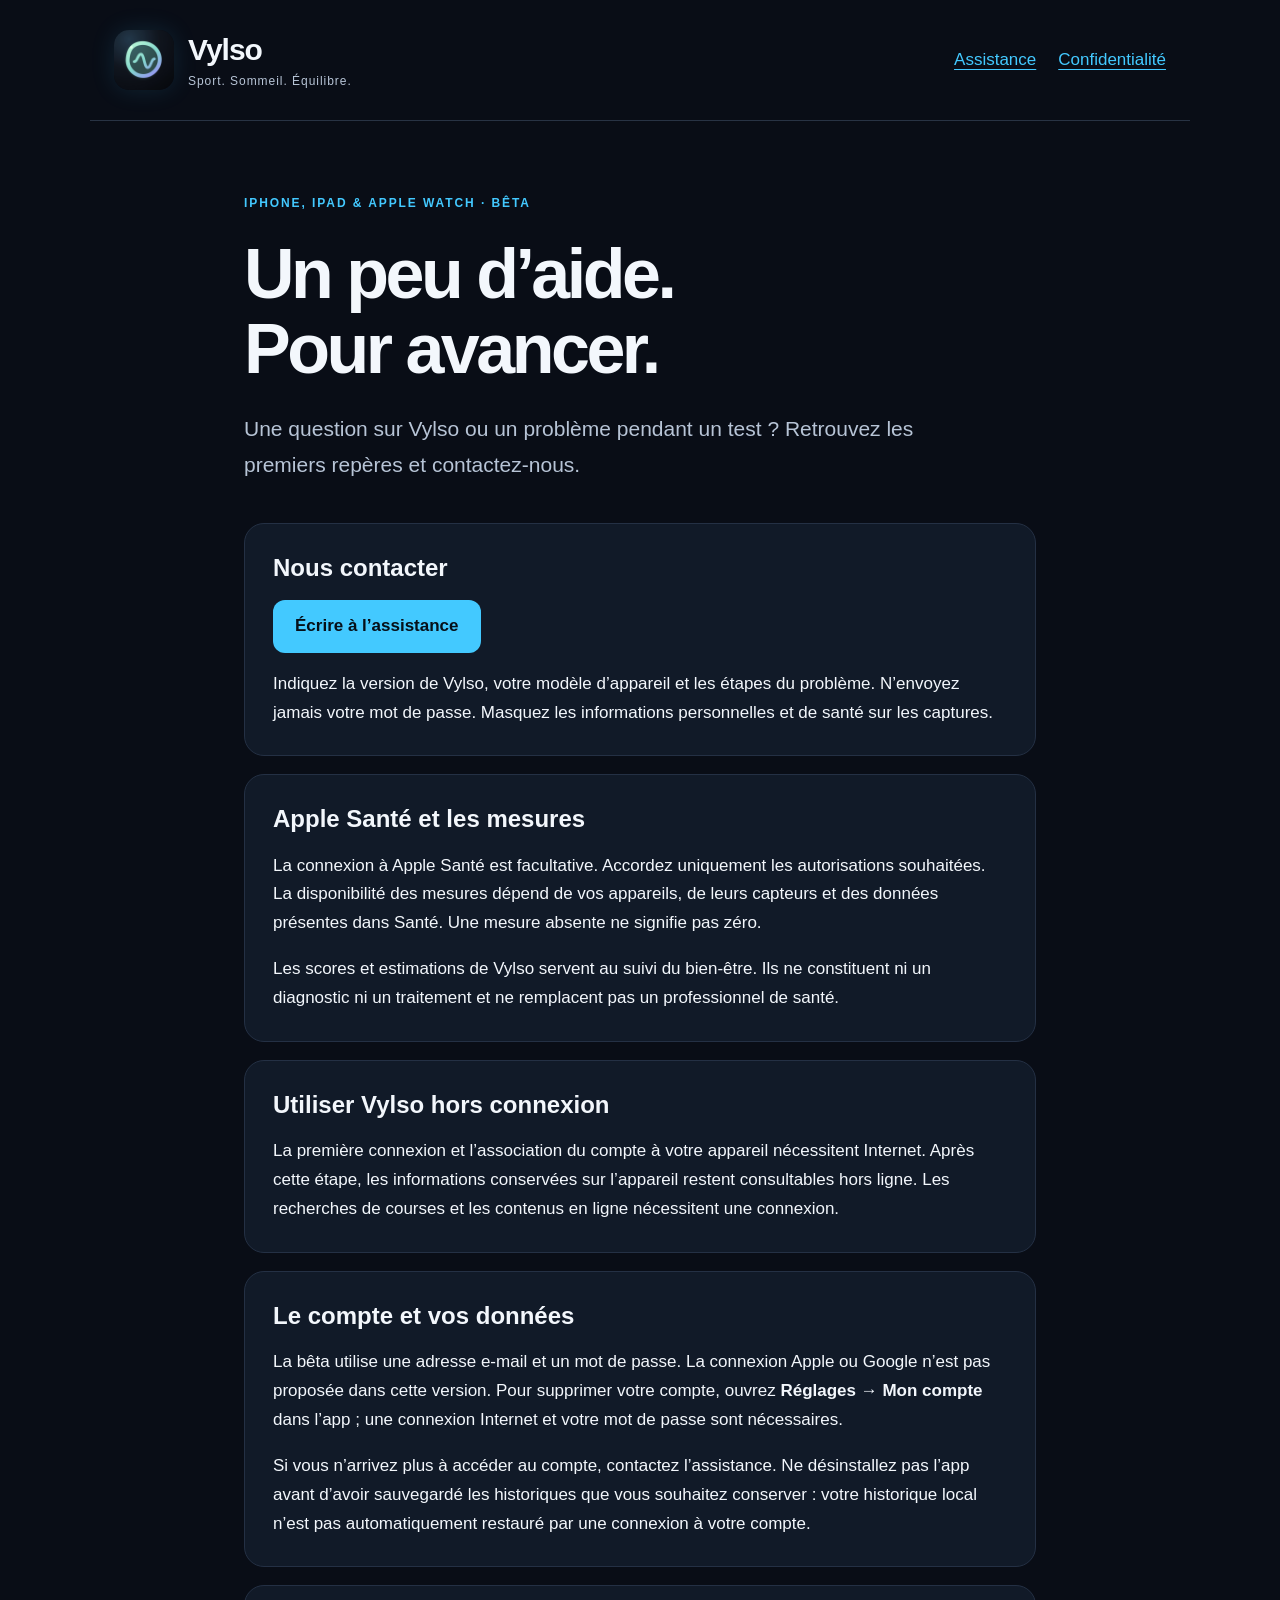
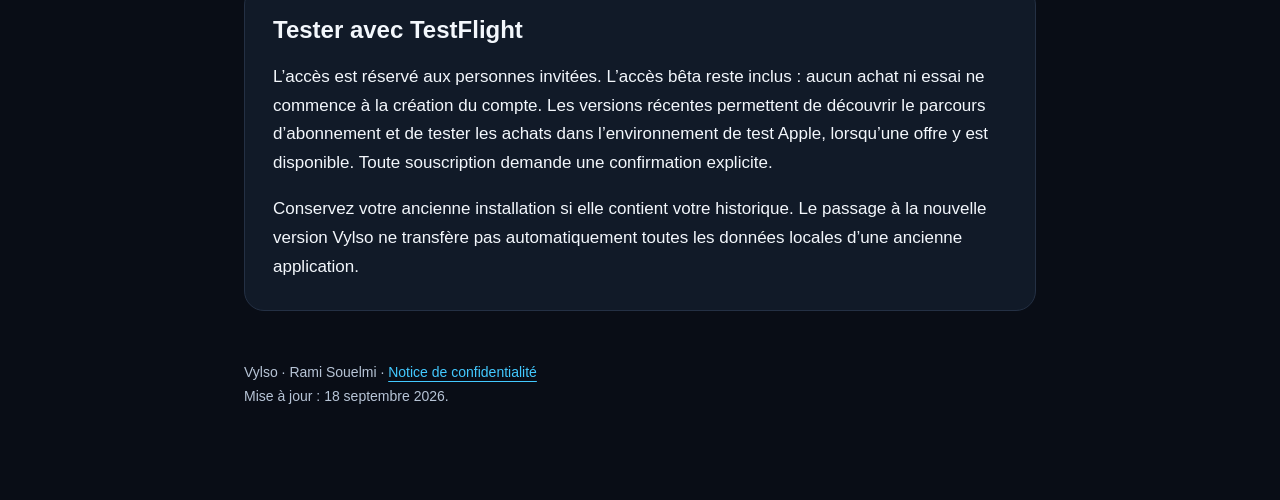
<file: index.html>
<!doctype html>
<html lang="fr"><head><meta charset="utf-8"><meta name="viewport" content="width=device-width,initial-scale=1"><meta name="description" content="Assistance Vylso : sport, sommeil et bien-être sur iPhone, iPad et Apple Watch."><title>Vylso — Assistance</title><link rel="stylesheet" href="style.css?v=2"><link rel="icon" type="image/png" href="vylso-logo.png"><link rel="apple-touch-icon" href="vylso-logo.png"><meta property="og:image" content="https://r4misw.github.io/vylso-support/vylso-logo.png"></head>
<body><header><a class="brand" href="./"><img class="brand-icon" src="vylso-logo.png" width="60" height="60" alt=""><span class="wordmark">Vylso<span>Sport. Sommeil. Équilibre.</span></span></a><nav aria-label="Navigation"><a href="./">Assistance</a><a href="privacy.html">Confidentialité</a></nav></header>
<main><p class="eyebrow">IPHONE, IPAD &amp; APPLE WATCH · BÊTA</p><h1>Un peu d’aide.<br>Pour avancer.</h1><p class="lead">Une question sur Vylso ou un problème pendant un test ? Retrouvez les premiers repères et contactez-nous.</p>
<section><h2>Nous contacter</h2><p><a class="action" href="mailto:ramiswelmi@gmail.com?subject=Assistance%20Vylso">Écrire à l’assistance</a></p><p>Indiquez la version de Vylso, votre modèle d’appareil et les étapes du problème. N’envoyez jamais votre mot de passe. Masquez les informations personnelles et de santé sur les captures.</p></section>
<section><h2>Apple Santé et les mesures</h2><p>La connexion à Apple Santé est facultative. Accordez uniquement les autorisations souhaitées. La disponibilité des mesures dépend de vos appareils, de leurs capteurs et des données présentes dans Santé. Une mesure absente ne signifie pas zéro.</p><p>Les scores et estimations de Vylso servent au suivi du bien-être. Ils ne constituent ni un diagnostic ni un traitement et ne remplacent pas un professionnel de santé.</p></section>
<section><h2>Utiliser Vylso hors connexion</h2><p>La première connexion et l’association du compte à votre appareil nécessitent Internet. Après cette étape, les informations conservées sur l’appareil restent consultables hors ligne. Les recherches de courses et les contenus en ligne nécessitent une connexion.</p></section>
<section><h2>Le compte et vos données</h2><p>La bêta utilise une adresse e-mail et un mot de passe. La connexion Apple ou Google n’est pas proposée dans cette version. Pour supprimer votre compte, ouvrez <strong>Réglages → Mon compte</strong> dans l’app ; une connexion Internet et votre mot de passe sont nécessaires.</p><p>Si vous n’arrivez plus à accéder au compte, contactez l’assistance. Ne désinstallez pas l’app avant d’avoir sauvegardé les historiques que vous souhaitez conserver : votre historique local n’est pas automatiquement restauré par une connexion à votre compte.</p></section>
<section><h2>Tester avec TestFlight</h2><p>L’accès est réservé aux personnes invitées. L’accès bêta reste inclus : aucun achat ni essai ne commence à la création du compte. Les versions récentes permettent de découvrir le parcours d’abonnement et de tester les achats dans l’environnement de test Apple, lorsqu’une offre y est disponible. Toute souscription demande une confirmation explicite.</p><p>Conservez votre ancienne installation si elle contient votre historique. Le passage à la nouvelle version Vylso ne transfère pas automatiquement toutes les données locales d’une ancienne application.</p></section>
<footer>Vylso · Rami Souelmi · <a href="privacy.html">Notice de confidentialité</a><br>Mise à jour : 18 septembre 2026.</footer></main></body></html>
</file>
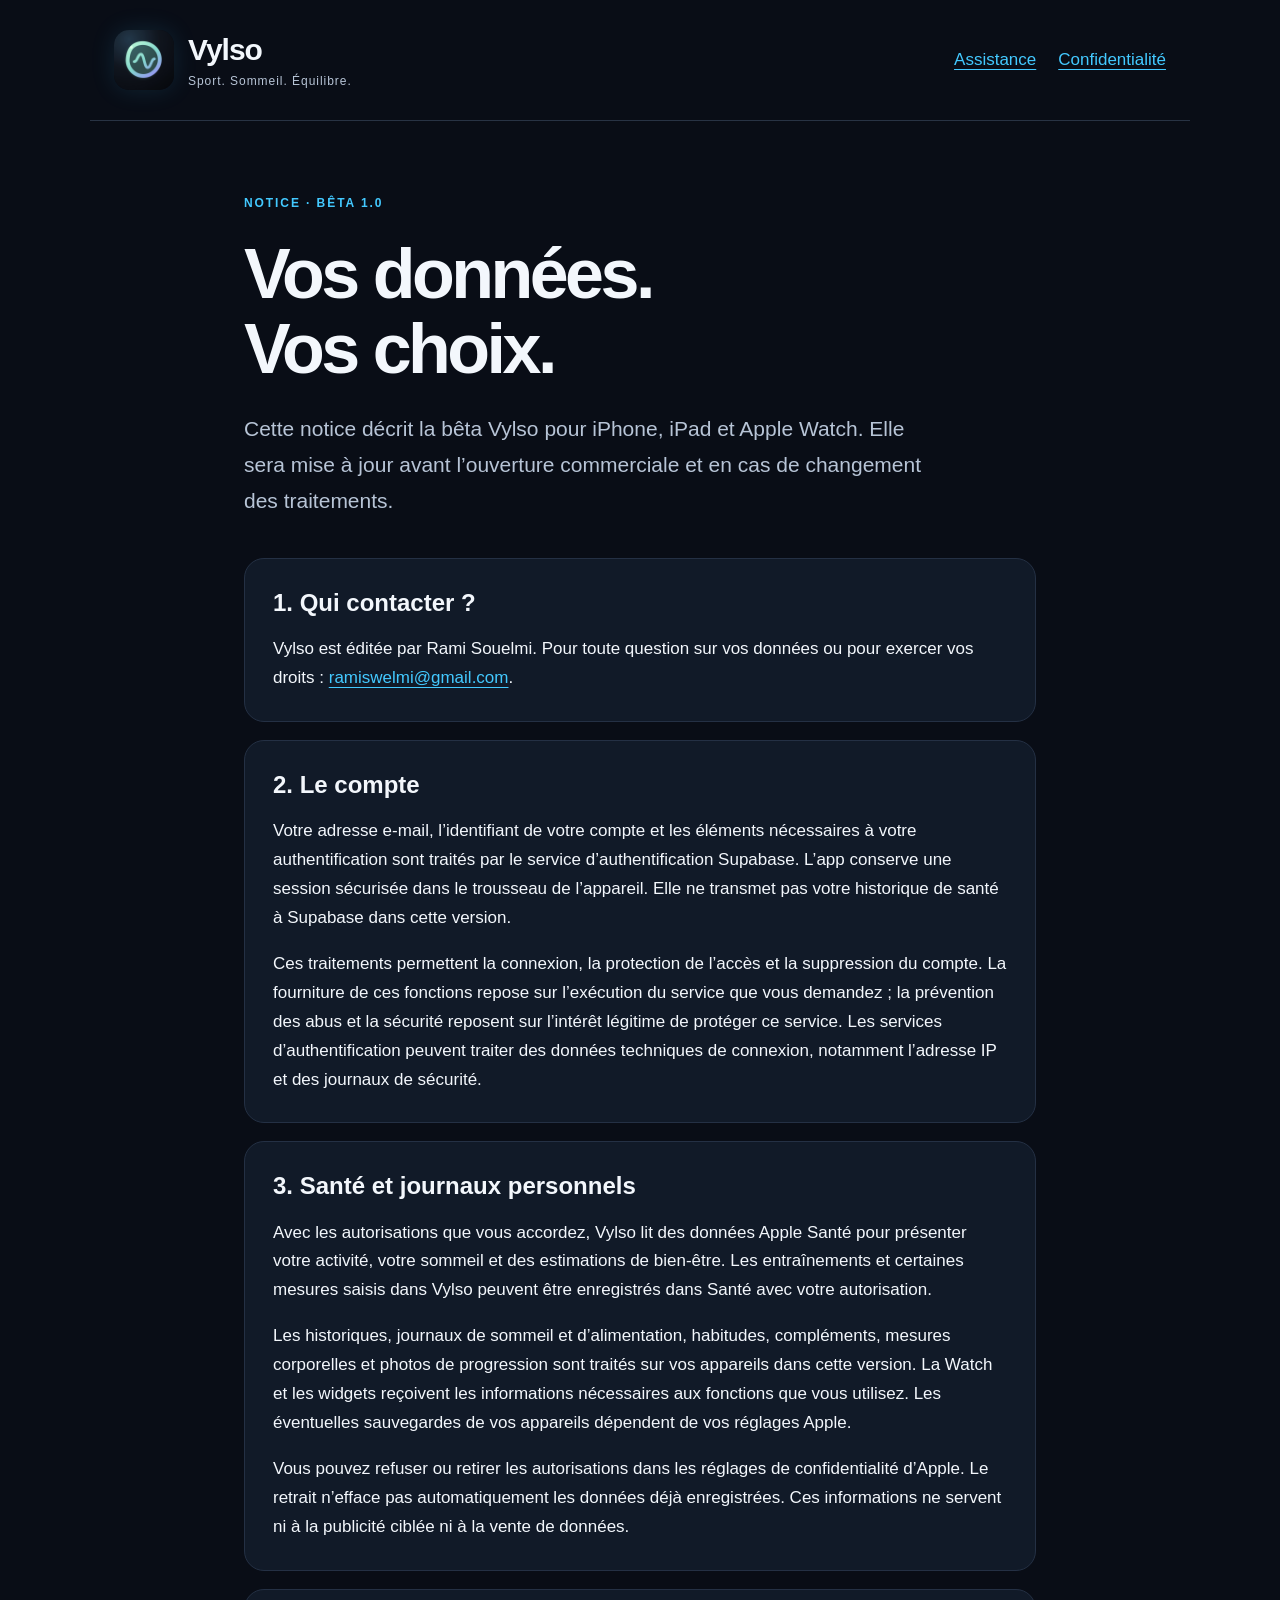
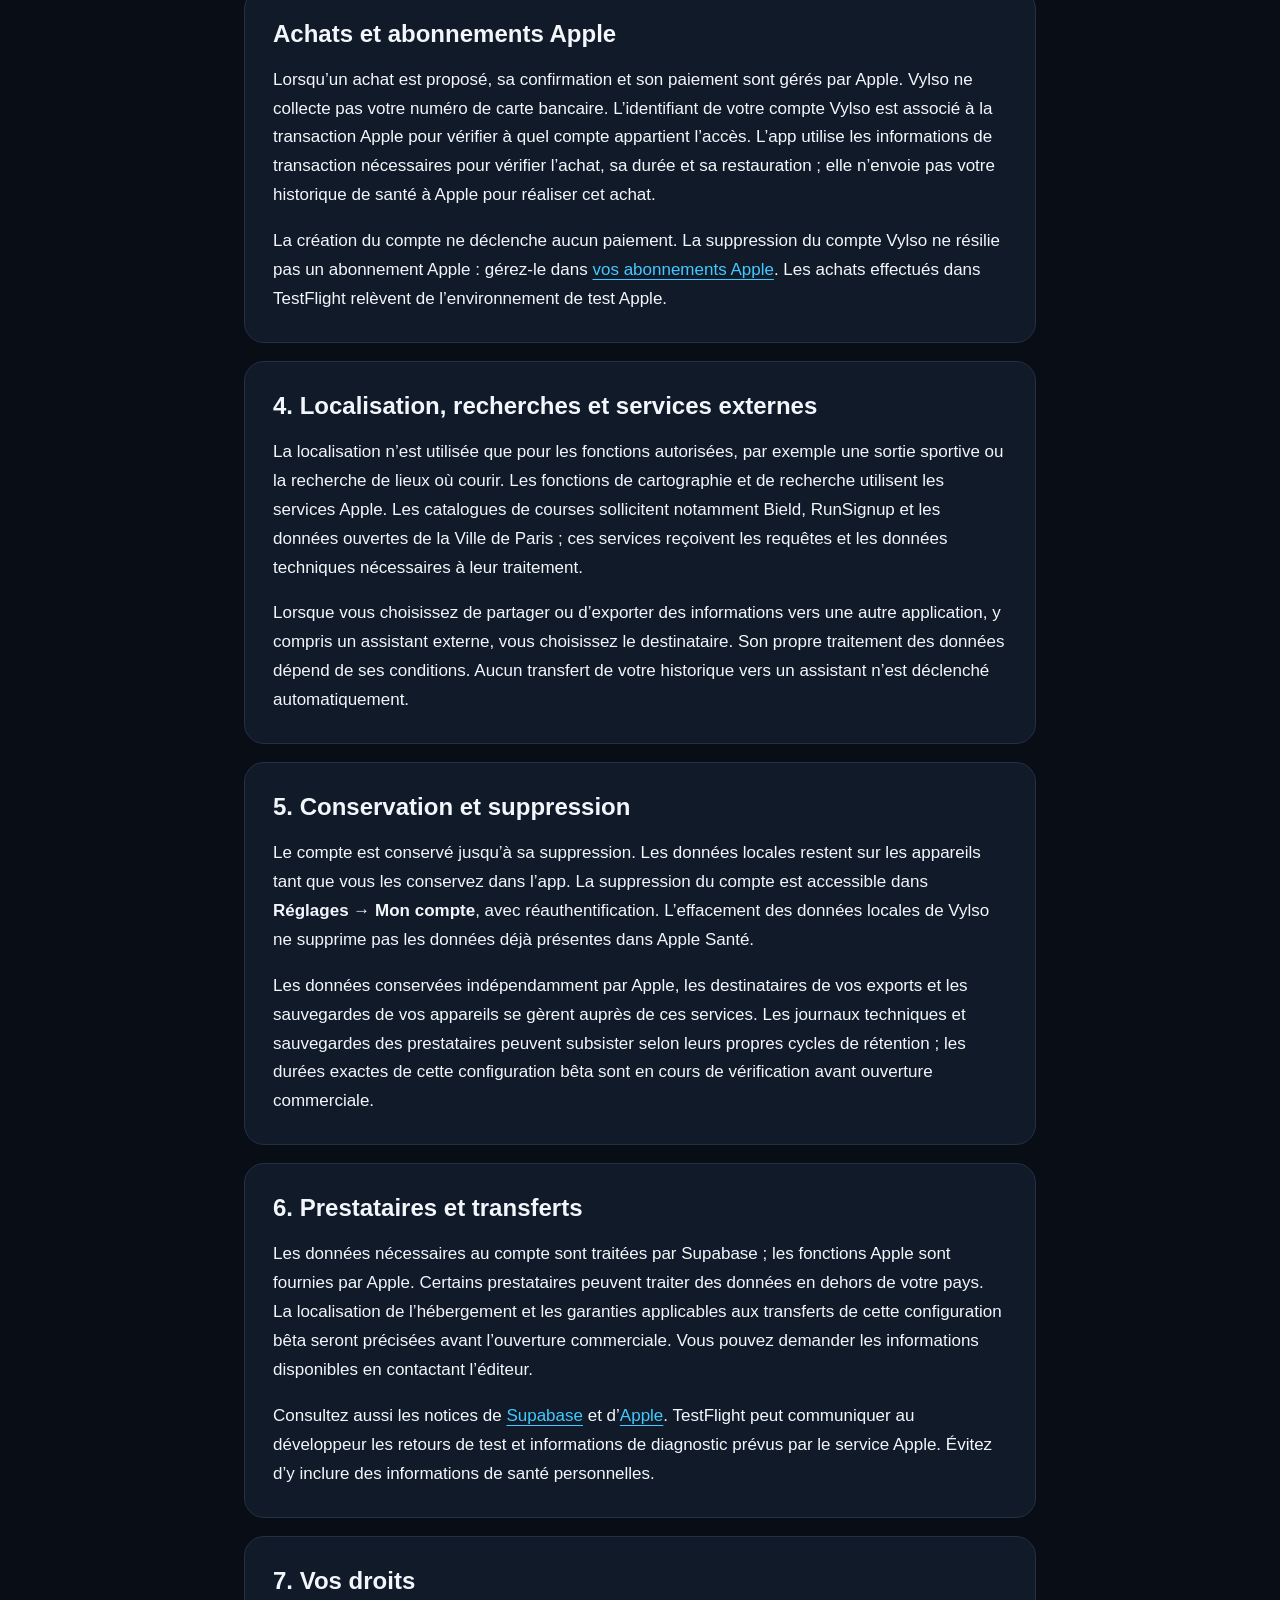
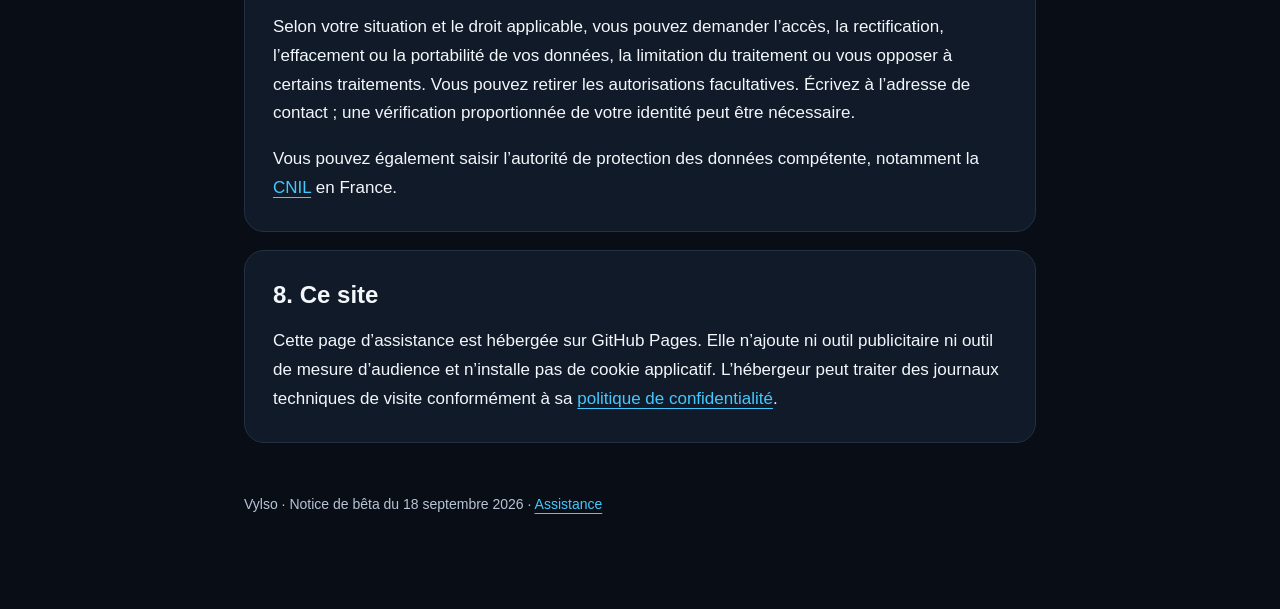
<file: privacy.html>
<!doctype html>
<html lang="fr"><head><meta charset="utf-8"><meta name="viewport" content="width=device-width,initial-scale=1"><meta name="description" content="Notice de confidentialité de la bêta Vylso pour iPhone, iPad et Apple Watch."><title>Vylso — Confidentialité de la bêta</title><link rel="stylesheet" href="style.css?v=2"><link rel="icon" type="image/png" href="vylso-logo.png"><link rel="apple-touch-icon" href="vylso-logo.png"><meta property="og:image" content="https://r4misw.github.io/vylso-support/vylso-logo.png"></head>
<body><header><a class="brand" href="./"><img class="brand-icon" src="vylso-logo.png" width="60" height="60" alt=""><span class="wordmark">Vylso<span>Sport. Sommeil. Équilibre.</span></span></a><nav aria-label="Navigation"><a href="./">Assistance</a><a href="privacy.html">Confidentialité</a></nav></header>
<main><p class="eyebrow">NOTICE · BÊTA 1.0</p><h1>Vos données.<br>Vos choix.</h1><p class="lead">Cette notice décrit la bêta Vylso pour iPhone, iPad et Apple Watch. Elle sera mise à jour avant l’ouverture commerciale et en cas de changement des traitements.</p>
<section><h2>1. Qui contacter ?</h2><p>Vylso est éditée par Rami Souelmi. Pour toute question sur vos données ou pour exercer vos droits : <a href="mailto:ramiswelmi@gmail.com?subject=Confidentialit%C3%A9%20Vylso">ramiswelmi@gmail.com</a>.</p></section>
<section><h2>2. Le compte</h2><p>Votre adresse e-mail, l’identifiant de votre compte et les éléments nécessaires à votre authentification sont traités par le service d’authentification Supabase. L’app conserve une session sécurisée dans le trousseau de l’appareil. Elle ne transmet pas votre historique de santé à Supabase dans cette version.</p><p>Ces traitements permettent la connexion, la protection de l’accès et la suppression du compte. La fourniture de ces fonctions repose sur l’exécution du service que vous demandez ; la prévention des abus et la sécurité reposent sur l’intérêt légitime de protéger ce service. Les services d’authentification peuvent traiter des données techniques de connexion, notamment l’adresse IP et des journaux de sécurité.</p></section>
<section><h2>3. Santé et journaux personnels</h2><p>Avec les autorisations que vous accordez, Vylso lit des données Apple Santé pour présenter votre activité, votre sommeil et des estimations de bien-être. Les entraînements et certaines mesures saisis dans Vylso peuvent être enregistrés dans Santé avec votre autorisation.</p><p>Les historiques, journaux de sommeil et d’alimentation, habitudes, compléments, mesures corporelles et photos de progression sont traités sur vos appareils dans cette version. La Watch et les widgets reçoivent les informations nécessaires aux fonctions que vous utilisez. Les éventuelles sauvegardes de vos appareils dépendent de vos réglages Apple.</p><p>Vous pouvez refuser ou retirer les autorisations dans les réglages de confidentialité d’Apple. Le retrait n’efface pas automatiquement les données déjà enregistrées. Ces informations ne servent ni à la publicité ciblée ni à la vente de données.</p></section>
<section><h2>Achats et abonnements Apple</h2><p>Lorsqu’un achat est proposé, sa confirmation et son paiement sont gérés par Apple. Vylso ne collecte pas votre numéro de carte bancaire. L’identifiant de votre compte Vylso est associé à la transaction Apple pour vérifier à quel compte appartient l’accès. L’app utilise les informations de transaction nécessaires pour vérifier l’achat, sa durée et sa restauration ; elle n’envoie pas votre historique de santé à Apple pour réaliser cet achat.</p><p>La création du compte ne déclenche aucun paiement. La suppression du compte Vylso ne résilie pas un abonnement Apple : gérez-le dans <a href="https://apps.apple.com/account/subscriptions">vos abonnements Apple</a>. Les achats effectués dans TestFlight relèvent de l’environnement de test Apple.</p></section>
<section><h2>4. Localisation, recherches et services externes</h2><p>La localisation n’est utilisée que pour les fonctions autorisées, par exemple une sortie sportive ou la recherche de lieux où courir. Les fonctions de cartographie et de recherche utilisent les services Apple. Les catalogues de courses sollicitent notamment Bield, RunSignup et les données ouvertes de la Ville de Paris ; ces services reçoivent les requêtes et les données techniques nécessaires à leur traitement.</p><p>Lorsque vous choisissez de partager ou d’exporter des informations vers une autre application, y compris un assistant externe, vous choisissez le destinataire. Son propre traitement des données dépend de ses conditions. Aucun transfert de votre historique vers un assistant n’est déclenché automatiquement.</p></section>
<section><h2>5. Conservation et suppression</h2><p>Le compte est conservé jusqu’à sa suppression. Les données locales restent sur les appareils tant que vous les conservez dans l’app. La suppression du compte est accessible dans <strong>Réglages → Mon compte</strong>, avec réauthentification. L’effacement des données locales de Vylso ne supprime pas les données déjà présentes dans Apple Santé.</p><p>Les données conservées indépendamment par Apple, les destinataires de vos exports et les sauvegardes de vos appareils se gèrent auprès de ces services. Les journaux techniques et sauvegardes des prestataires peuvent subsister selon leurs propres cycles de rétention ; les durées exactes de cette configuration bêta sont en cours de vérification avant ouverture commerciale.</p></section>
<section><h2>6. Prestataires et transferts</h2><p>Les données nécessaires au compte sont traitées par Supabase ; les fonctions Apple sont fournies par Apple. Certains prestataires peuvent traiter des données en dehors de votre pays. La localisation de l’hébergement et les garanties applicables aux transferts de cette configuration bêta seront précisées avant l’ouverture commerciale. Vous pouvez demander les informations disponibles en contactant l’éditeur.</p><p>Consultez aussi les notices de <a href="https://supabase.com/privacy">Supabase</a> et d’<a href="https://www.apple.com/legal/privacy/">Apple</a>. TestFlight peut communiquer au développeur les retours de test et informations de diagnostic prévus par le service Apple. Évitez d’y inclure des informations de santé personnelles.</p></section>
<section><h2>7. Vos droits</h2><p>Selon votre situation et le droit applicable, vous pouvez demander l’accès, la rectification, l’effacement ou la portabilité de vos données, la limitation du traitement ou vous opposer à certains traitements. Vous pouvez retirer les autorisations facultatives. Écrivez à l’adresse de contact ; une vérification proportionnée de votre identité peut être nécessaire.</p><p>Vous pouvez également saisir l’autorité de protection des données compétente, notamment la <a href="https://www.cnil.fr/fr/adresser-une-plainte">CNIL</a> en France.</p></section>
<section><h2>8. Ce site</h2><p>Cette page d’assistance est hébergée sur GitHub Pages. Elle n’ajoute ni outil publicitaire ni outil de mesure d’audience et n’installe pas de cookie applicatif. L’hébergeur peut traiter des journaux techniques de visite conformément à sa <a href="https://docs.github.com/fr/site-policy/privacy-policies/github-general-privacy-statement">politique de confidentialité</a>.</p></section>
<footer>Vylso · Notice de bêta du 18 septembre 2026 · <a href="./">Assistance</a></footer></main></body></html>
</file>
<file: style.css>
:root{color-scheme:dark;--bg:#090d16;--panel:#111a28;--fg:#f3f7fc;--muted:#b7c4d6;--accent:#43c9ff}*{box-sizing:border-box}body{margin:0;background:var(--bg);color:var(--fg);font:17px/1.7 -apple-system,BlinkMacSystemFont,"Segoe UI",sans-serif}header{max-width:1100px;margin:auto;padding:30px 24px;display:flex;gap:28px;align-items:center;justify-content:space-between;border-bottom:1px solid #283344}.brand{font-size:30px;font-weight:800;text-decoration:none;color:var(--fg);letter-spacing:-1px}.brand span{display:block;font-size:12px;letter-spacing:.08em;font-weight:400;color:var(--muted)}nav{display:flex;gap:22px;flex-wrap:wrap}a{color:var(--accent);text-underline-offset:4px}a:focus-visible{outline:3px solid var(--accent);outline-offset:5px}main{max-width:840px;margin:auto;padding:60px 24px}.eyebrow{font-size:12px;letter-spacing:.16em;color:var(--accent);font-weight:700}h1{font-size:clamp(40px,7vw,70px);line-height:1.07;letter-spacing:-.05em;margin:24px 0}h2{font-size:24px;line-height:1.3;margin:0 0 16px}.lead{font-size:21px;color:var(--muted);max-width:680px;margin-bottom:40px}section{padding:28px;margin:18px 0;background:var(--panel);border:1px solid #243044;border-radius:20px}section p:last-child{margin-bottom:0}.action{display:inline-block;padding:12px 22px;border-radius:12px;background:var(--accent);color:#061019;text-decoration:none;font-weight:700}footer{padding:32px 0;font-size:14px;color:var(--muted)}@media(max-width:520px){header{align-items:flex-start;flex-direction:column;padding:20px}main{padding:36px 18px}section{padding:22px}h2{font-size:22px}}
.brand{display:flex;align-items:center;gap:14px}
.brand .brand-icon{width:60px;height:60px;border-radius:15px;object-fit:cover;flex-shrink:0;box-shadow:0 0 24px #43c9ff20}
.brand .wordmark{font-size:30px;font-weight:800;letter-spacing:-1px;color:var(--fg);line-height:1.25}
.brand .wordmark>span{margin-top:5px}
</file>
